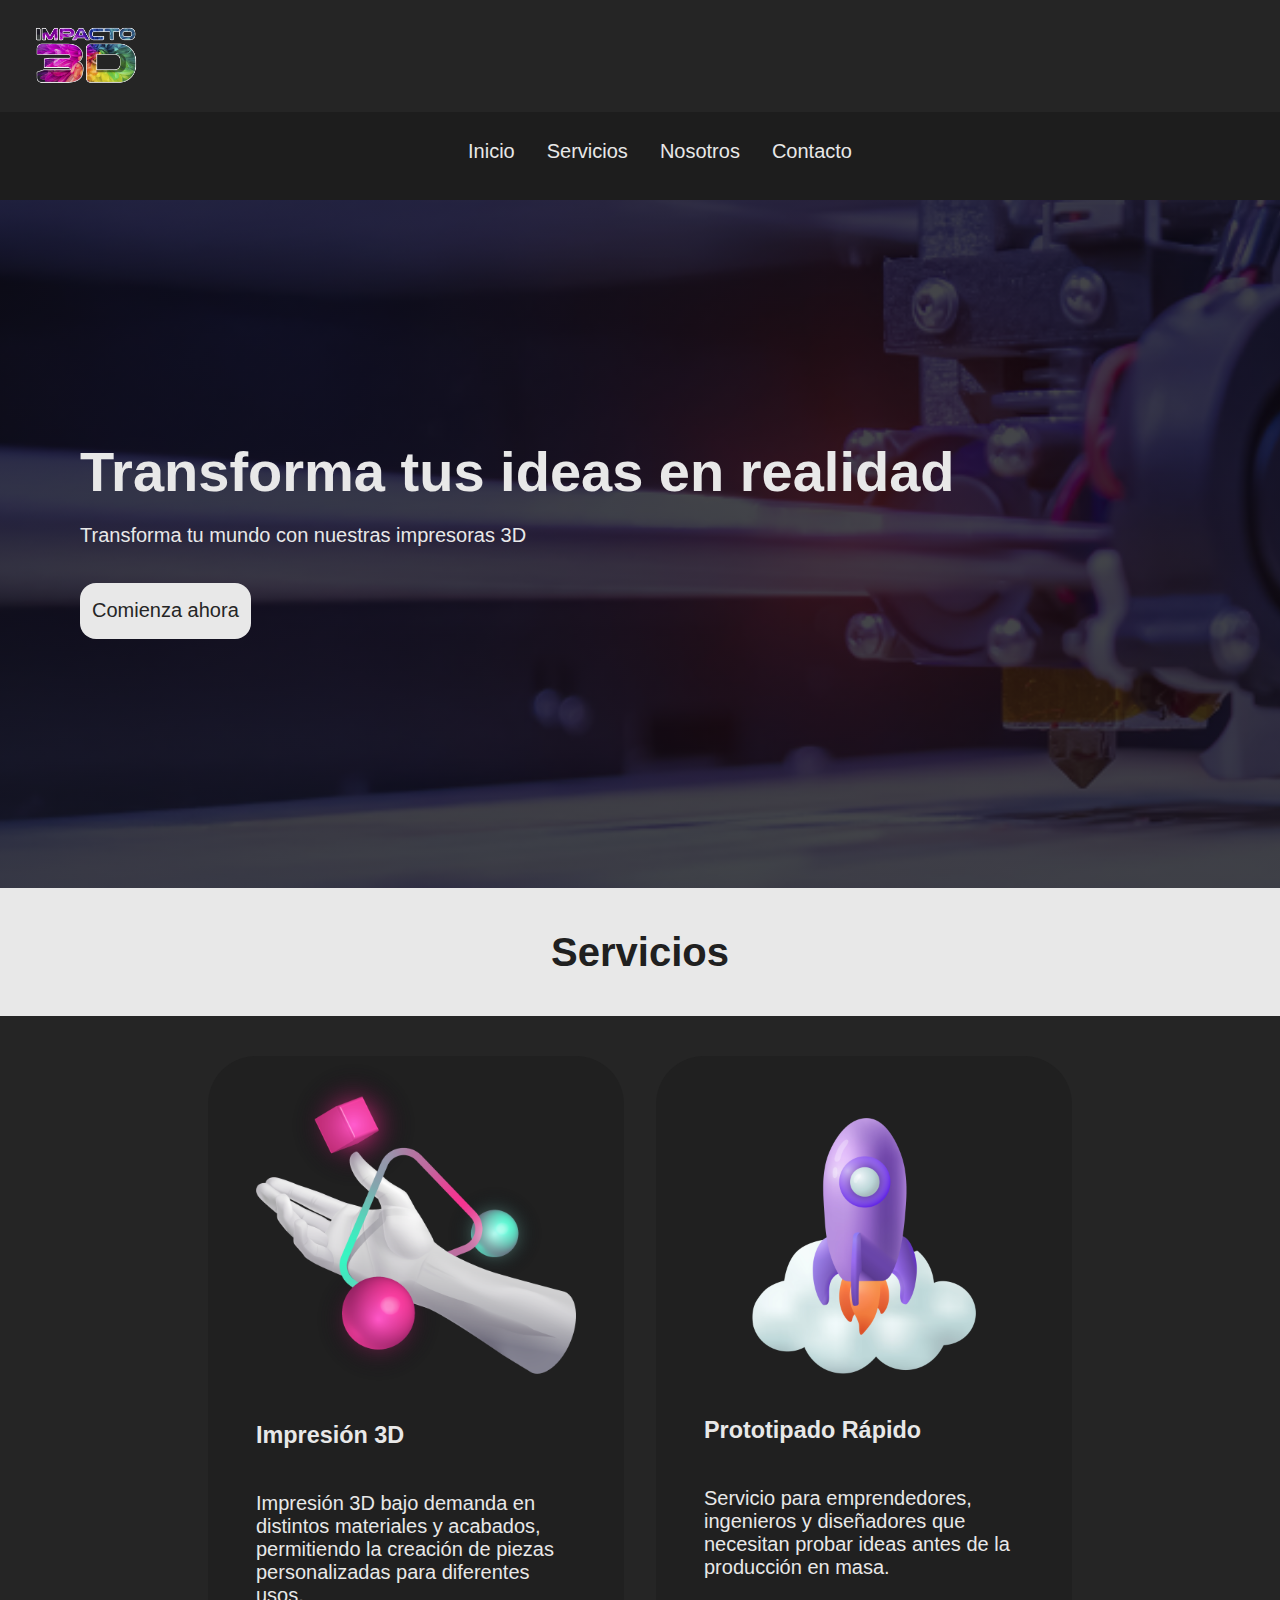
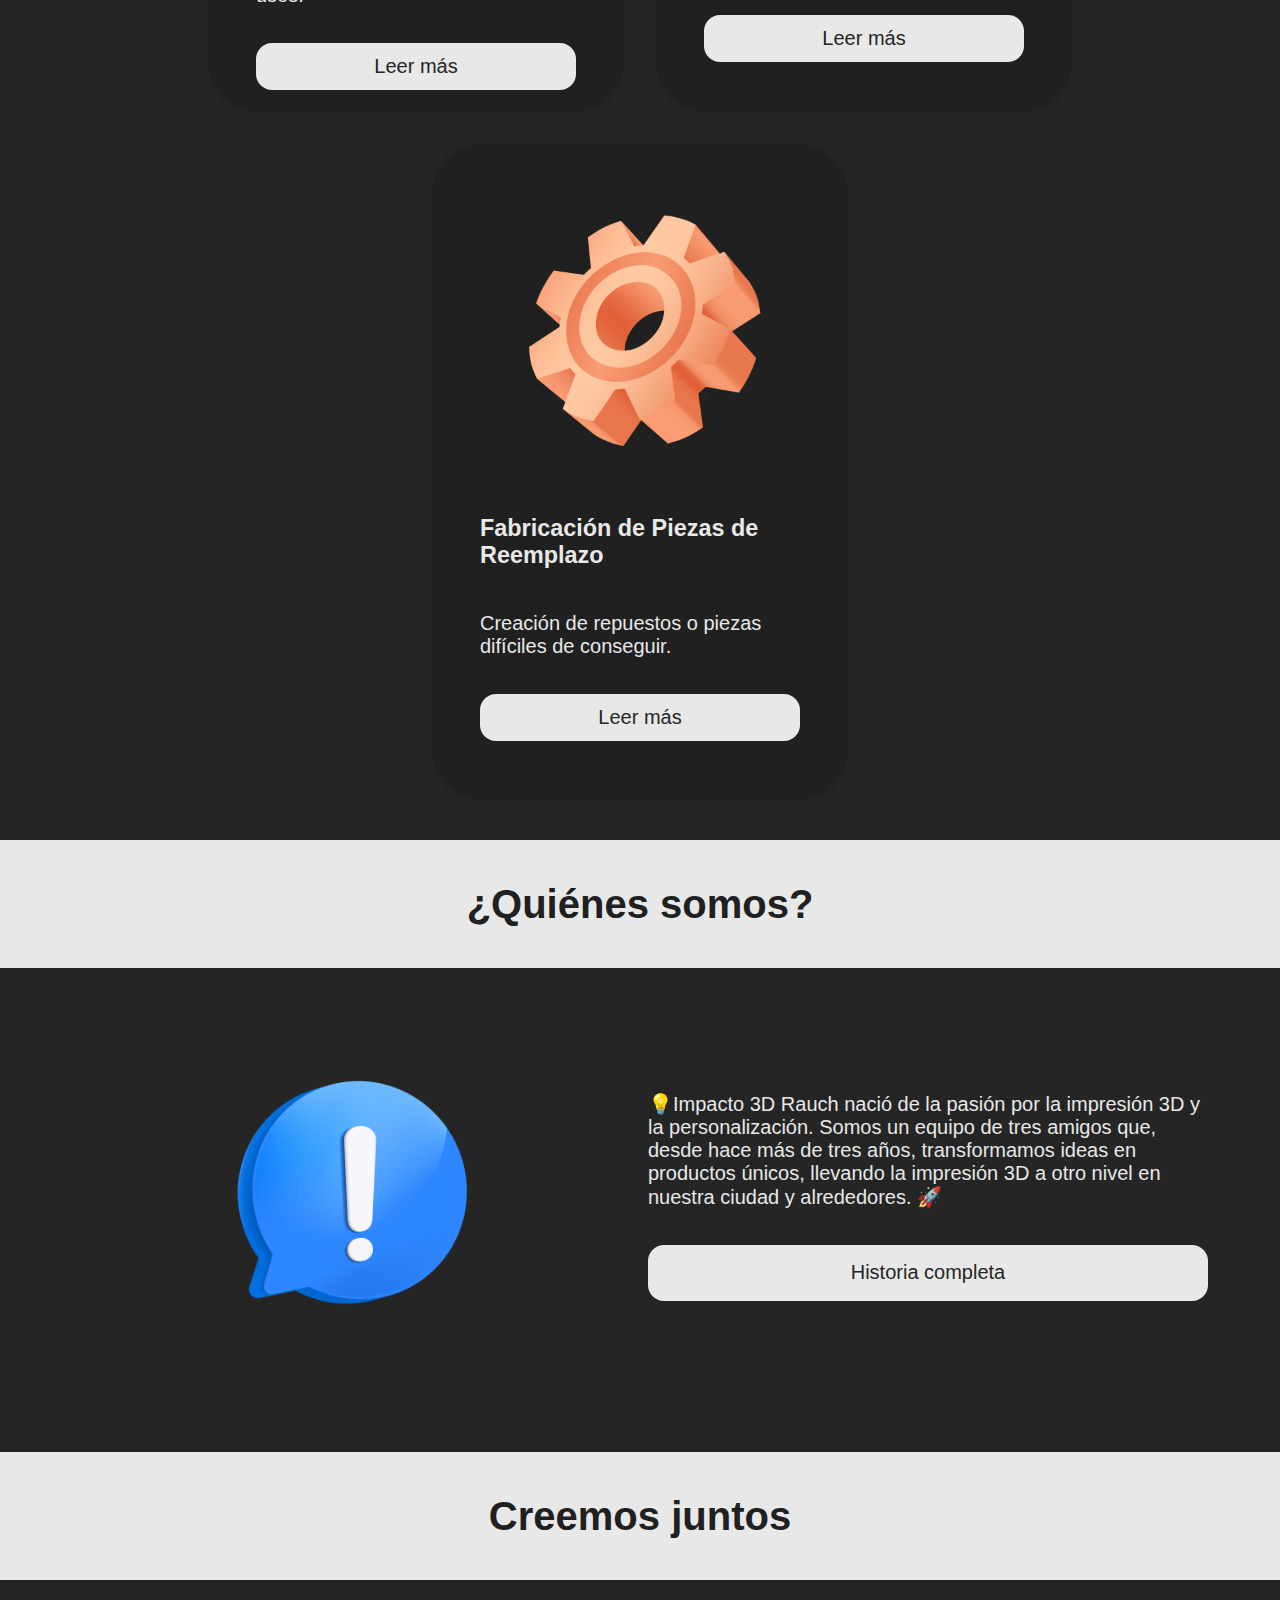
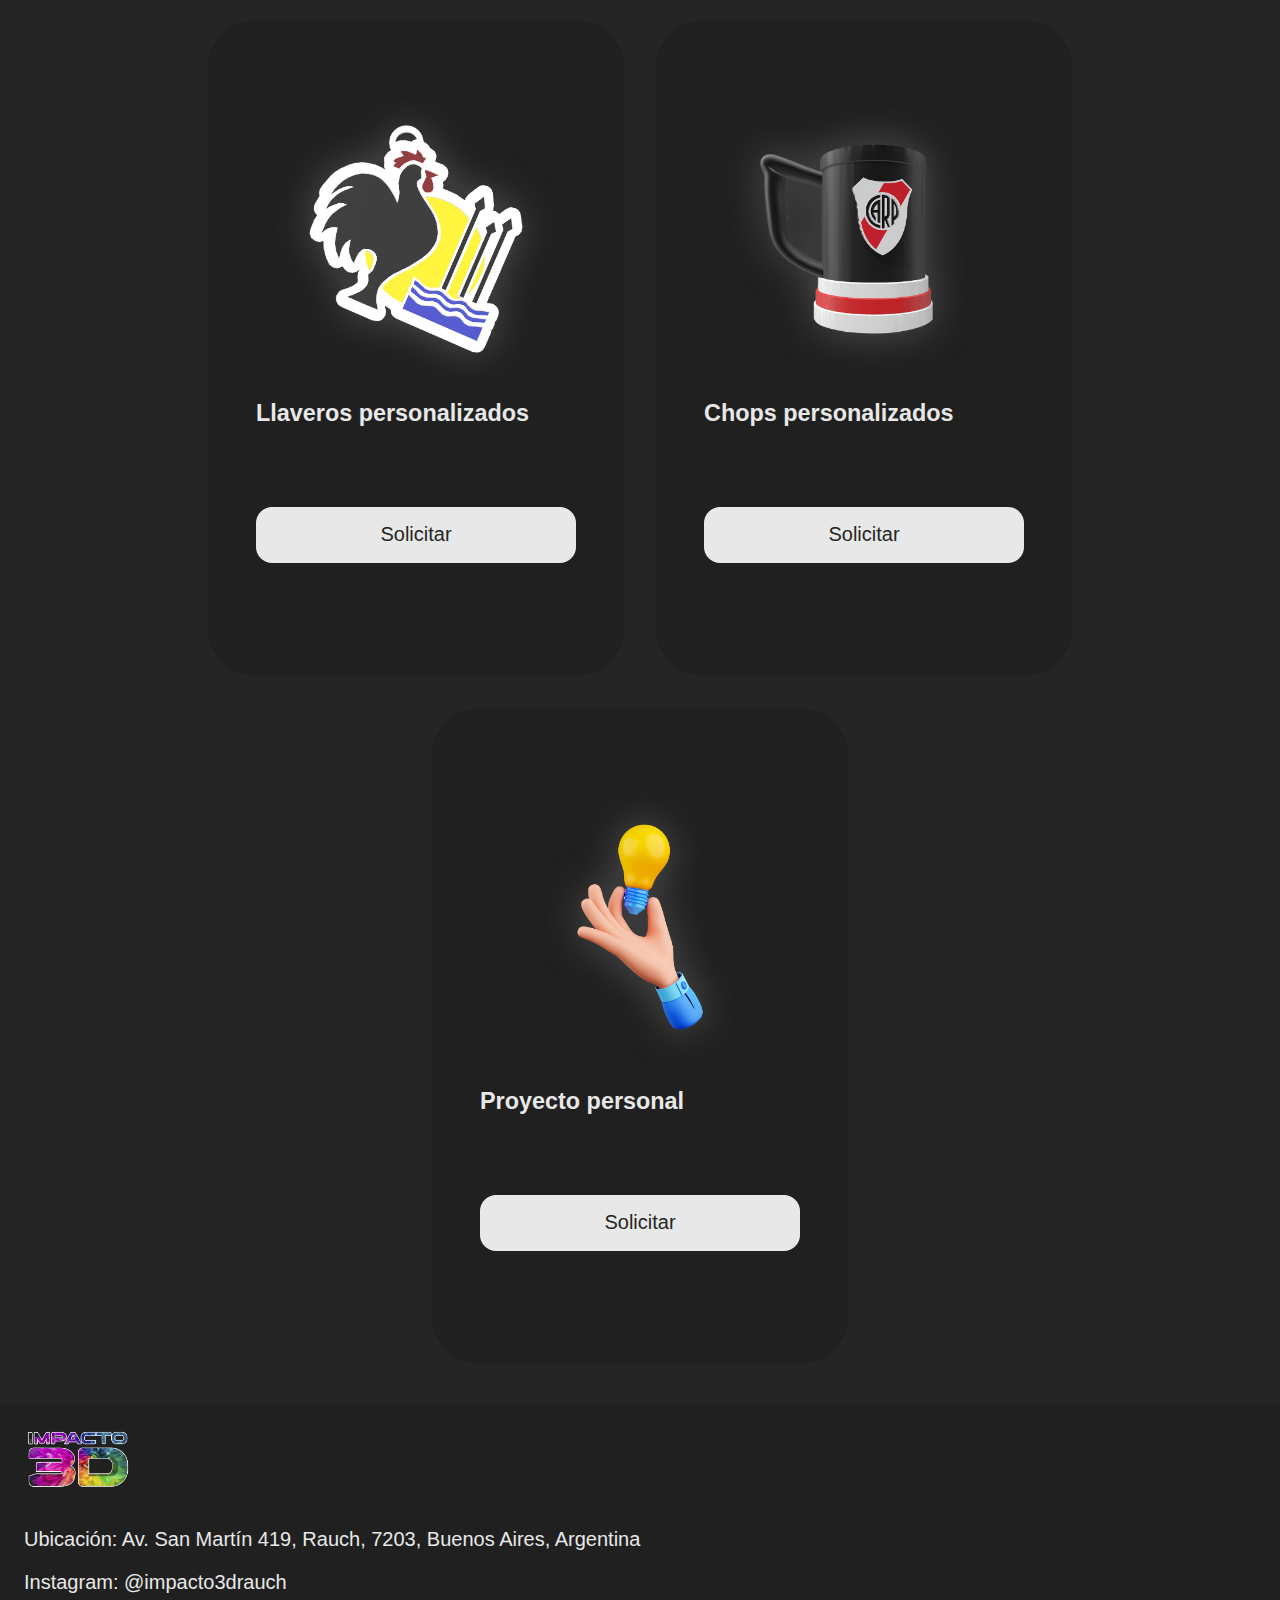
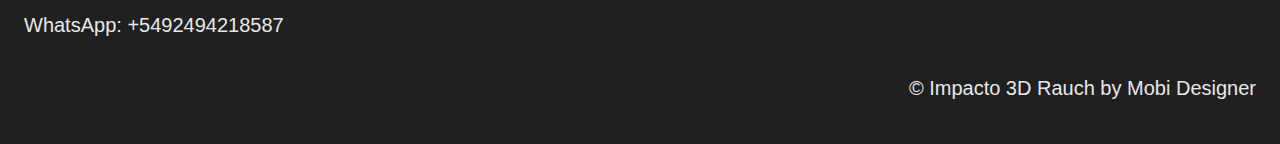
<file: index.html>
<!DOCTYPE html>
<html lang="es">
<head>
    <meta charset="UTF-8">
    <meta name="viewport" content="width=device-width, initial-scale=1.0">
    <title>Impacto 3D - Inicio</title>
    <link rel="stylesheet" href="css/style.css">
    <script type="module" src="js/script.js"></script>
    <link rel="icon" type="image/x-icon" href="img/favicon.ico">
    <meta name="description" content="Descubre IMPACTO 3D, tu fuente confiable para servicios de impresión 3D de alta calidad. Transformamos tus ideas en realidad con precisión y rapidez. ¡Contáctanos hoy!">
    <meta name="viewport" content="width=device-width, initial-scale=1, maximum-scale=1, user-scalable=no">

</head>
<body>
    <header>
        <a id="logo" href="index.html"><img src="img/logo.png" alt="logo"></a>
        <div id="boton-menu">
            <img src="img/menu.png" alt="menu">
        </div>
    </header>
    <nav id="menu">
        <ul class="menu">
            <li><a id="inicio" href="index.html">Inicio</a></li>
            <li><a id="servicios" href="#contenedor-servicios">Servicios</a></li>
            <li><a id="nosotros" href="historia.html">Nosotros</a></li>
            <li><a id="contacto" href="contacto.html">Contacto</a></li>
        </ul>
    </nav>

    <main id="main">
        <div id="banner" class="banner-inicio">
                <h1>Transforma tus ideas en realidad</h1>
                <p>Transforma tu mundo con nuestras impresoras 3D</p>
                <a class="btn" href="#contenedor-servicios">Comienza ahora</a>
        </div>

        <section id="contenedor-servicios">
            <h2>Servicios</h2>
            <div class="tarjeta">
                <div>
                    <img src="img/3d@350x.png" alt="impresiones3d">
                    <h3>Impresión 3D</h3>
                    <p>Impresión 3D bajo demanda en distintos materiales y acabados, permitiendo la creación de piezas personalizadas para diferentes usos.</p>
                    <a class="btn" href="servicios/impresion.html">Leer más</a>
                </div>
                <div>
                    <img src="img/velocidad.png" alt="velocidad">
                    <h3>Prototipado Rápido</h3>
                    <p>Servicio para emprendedores, ingenieros y diseñadores que necesitan probar ideas antes de la producción en masa.</p>
                    <a class="btn" href="servicios/prototipado.html">Leer más</a>
                </div>
                <div>
                    <img src="img/piezasdereemplazo.png" alt="pieza">
                    <h3>Fabricación de Piezas de Reemplazo</h3>
                    <p>Creación de repuestos o piezas difíciles de conseguir.</p>
                    <a class="btn" href="servicios/fabricacion.html">Leer más</a>
                </div>
            </div>
        </section>

        <section id="contenedor-nosotros">
            <h2>¿Quiénes somos?</h2>
            <div class="divs-genericos">
                <div class="hijo1"><img src="img/who.png" alt="nosotros"></div>
                <div class="grupo">
                    <p>💡Impacto 3D Rauch nació de la pasión por la impresión 3D y la personalización. Somos un equipo de tres amigos que, desde hace más de tres años, 
                        transformamos ideas en productos únicos, llevando la impresión 3D a otro nivel en nuestra ciudad y alrededores. 🚀
                    </p>
                    <a class="btn" href="historia.html">Historia completa</a>
                </di class="grupo"v>
                
            </div>
        </section>

        <section id="contenedor-creemos-juntos">
            <h2>Creemos juntos</h2>
            <div class="tarjeta">
                <div>
                    <img src="img/creemosjuntos/llaveros.png" alt="llavero">
                    <h3>Llaveros personalizados</h3>
                    <p></p>
                    <a class="btn" href="https://api.whatsapp.com/send?phone=+5492494218587&text=Hola%20Impacto%203D!%20%F0%9F%91%8B%20Vengo%20desde%20su%20web%20y%20me%20interesar%C3%ADa%20el%20servicio%20de%20%22llaveros%20personalizados%22.%20%F0%9F%94%A5%0A%F0%9F%9B%92%20Cantidad:%20[Especificar]%0A%F0%9F%93%85%20Fecha%20l%C3%ADmite:%20[Especificar]%0A%C2%A1Espero%20su%20respuesta!%20%F0%9F%9A%80
                    ">Solicitar</a>
                </div>
                <div>
                    <img src="img/creemosjuntos/CHOPS.png" alt="chop">
                    <h3>Chops personalizados</h3>
                    <p></p>
                    <a class="btn" href="https://api.whatsapp.com/send?phone=+5492494218587&text=Hola%20Impacto%203D!%20%F0%9F%91%8B%20Vengo%20desde%20su%20web%20y%20me%20interesar%C3%ADa%20el%20servicio%20de%20%22chops%20personalizados%22.%20%F0%9F%8D%BA%E2%9C%A8%0A%F0%9F%9B%92%20Cantidad:%20[Especificar]%0A%F0%9F%93%85%20Fecha%20l%C3%ADmite:%20[Especificar]%0A%C2%A1Quedo%20atento/a!%20%F0%9F%A4%A9
                    ">Solicitar</a>
                </div>
                <div>
                    <img src="img/creemosjuntos/project.png" alt="project">
                    <h3>Proyecto personal</h3>
                    <p></p>
                    <a class="btn" href="https://api.whatsapp.com/send?phone=+5492494218587&text=Hola%20Impacto%203D!%20%F0%9F%91%8B%20Vengo%20desde%20su%20web%20y%20me%20interesar%C3%ADa%20el%20servicio%20de%20%22proyecto%20personal%22.%20%F0%9F%9B%A0%EF%B8%8F%F0%9F%92%A1%0A%F0%9F%93%85%20Fecha%20l%C3%ADmite:%20[Especificar]%0A%C2%A1Me%20encantar%C3%ADa%20saber%20m%C3%A1s%20sobre%20c%C3%B3mo%20hacerlo%20realidad!%20%F0%9F%9A%80%F0%9F%8E%AD

                    ">Solicitar</a>
                </div>
            </div>
        </section>
    </main>

    <footer>
        <a class="logofooter" href="index.html"><img src="img/logo.png" alt="logo"></a>
        <div>
            <p>Ubicación: <a href="https://www.google.com/maps/dir//-36.7763672,-59.0908624/">Av. San Martín 419, Rauch, 7203, Buenos Aires, Argentina</a></p>
            <p>Instagram: <a href="https://www.instagram.com/impacto3drauch">@impacto3drauch</a></p>
            <p>WhatsApp: <a href="https://wa.me/+5492494218587">+5492494218587</a></p>
        </div>
        <div id="copy"><p>© Impacto 3D Rauch by <a href="https://www.linkedin.com/in/ayrtonmobilio">Mobi Designer</a></p></div>
    </footer>
</body>
</html>
</file>
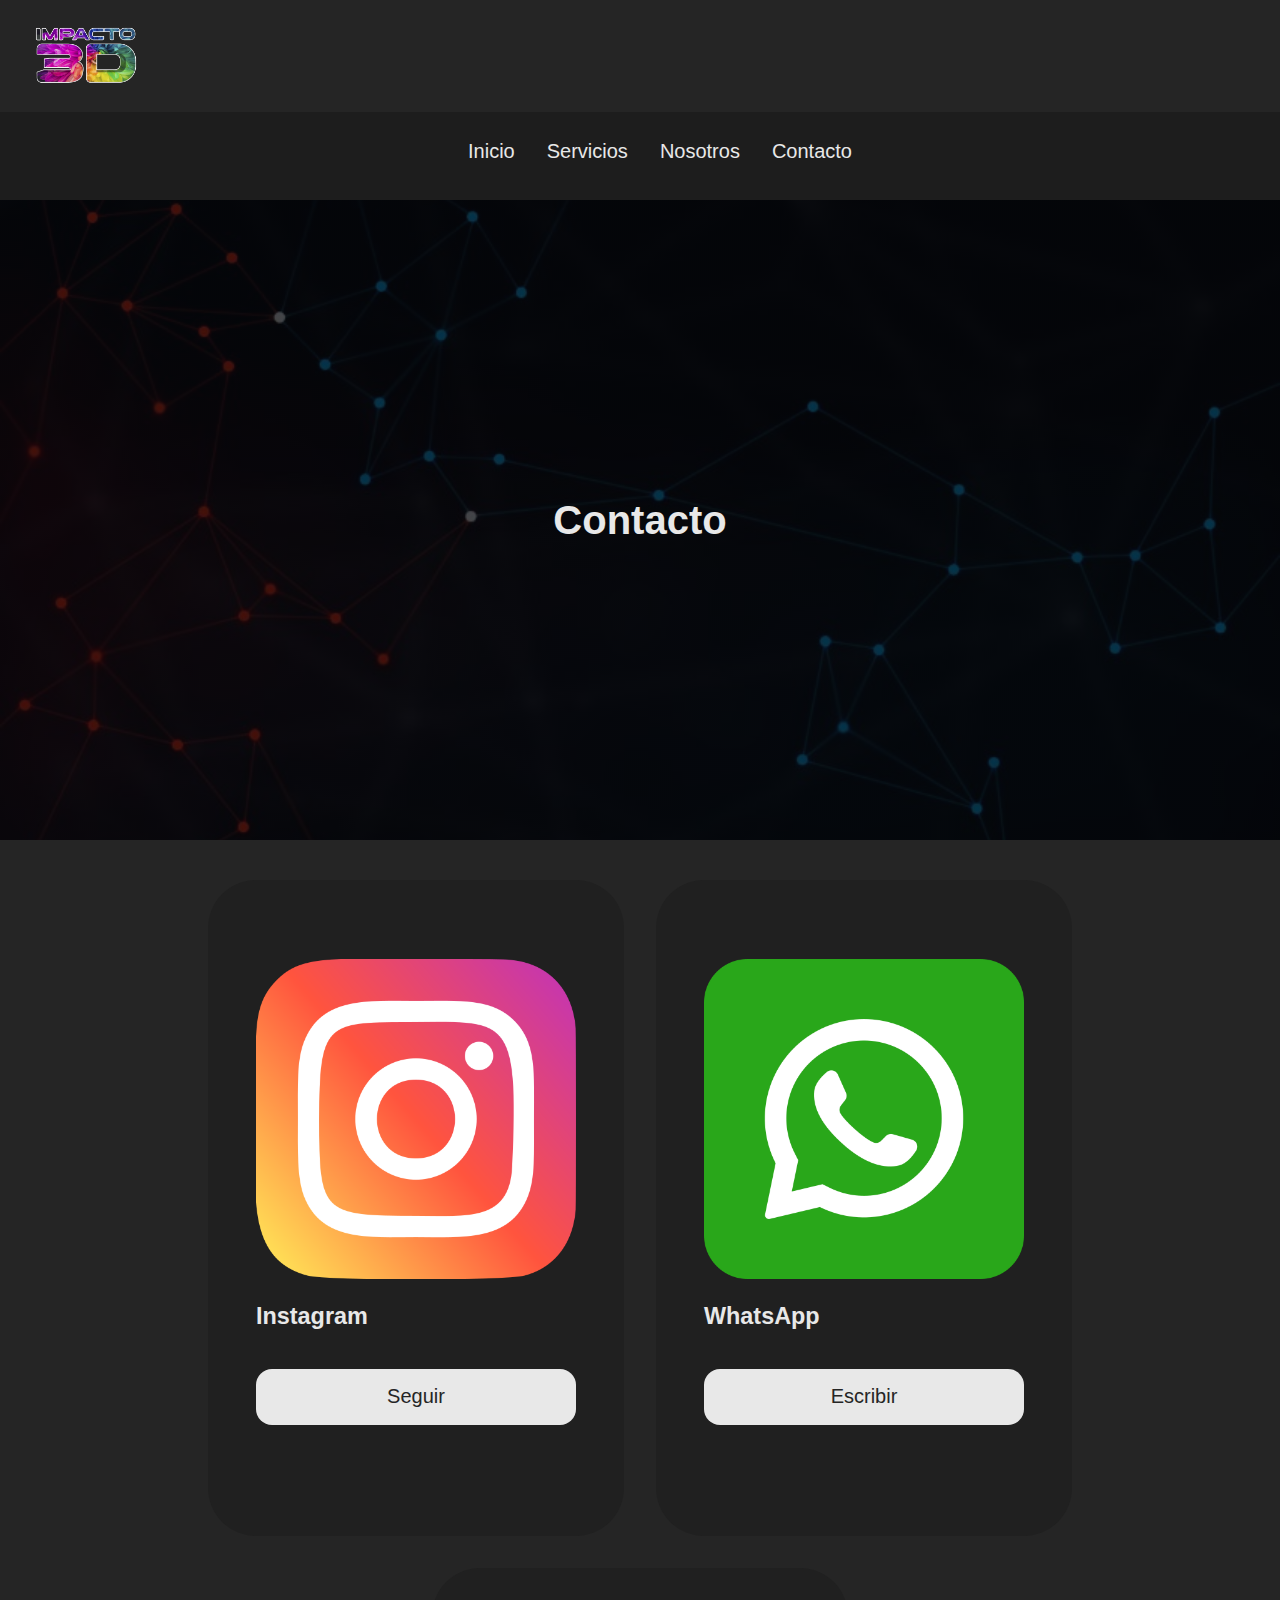
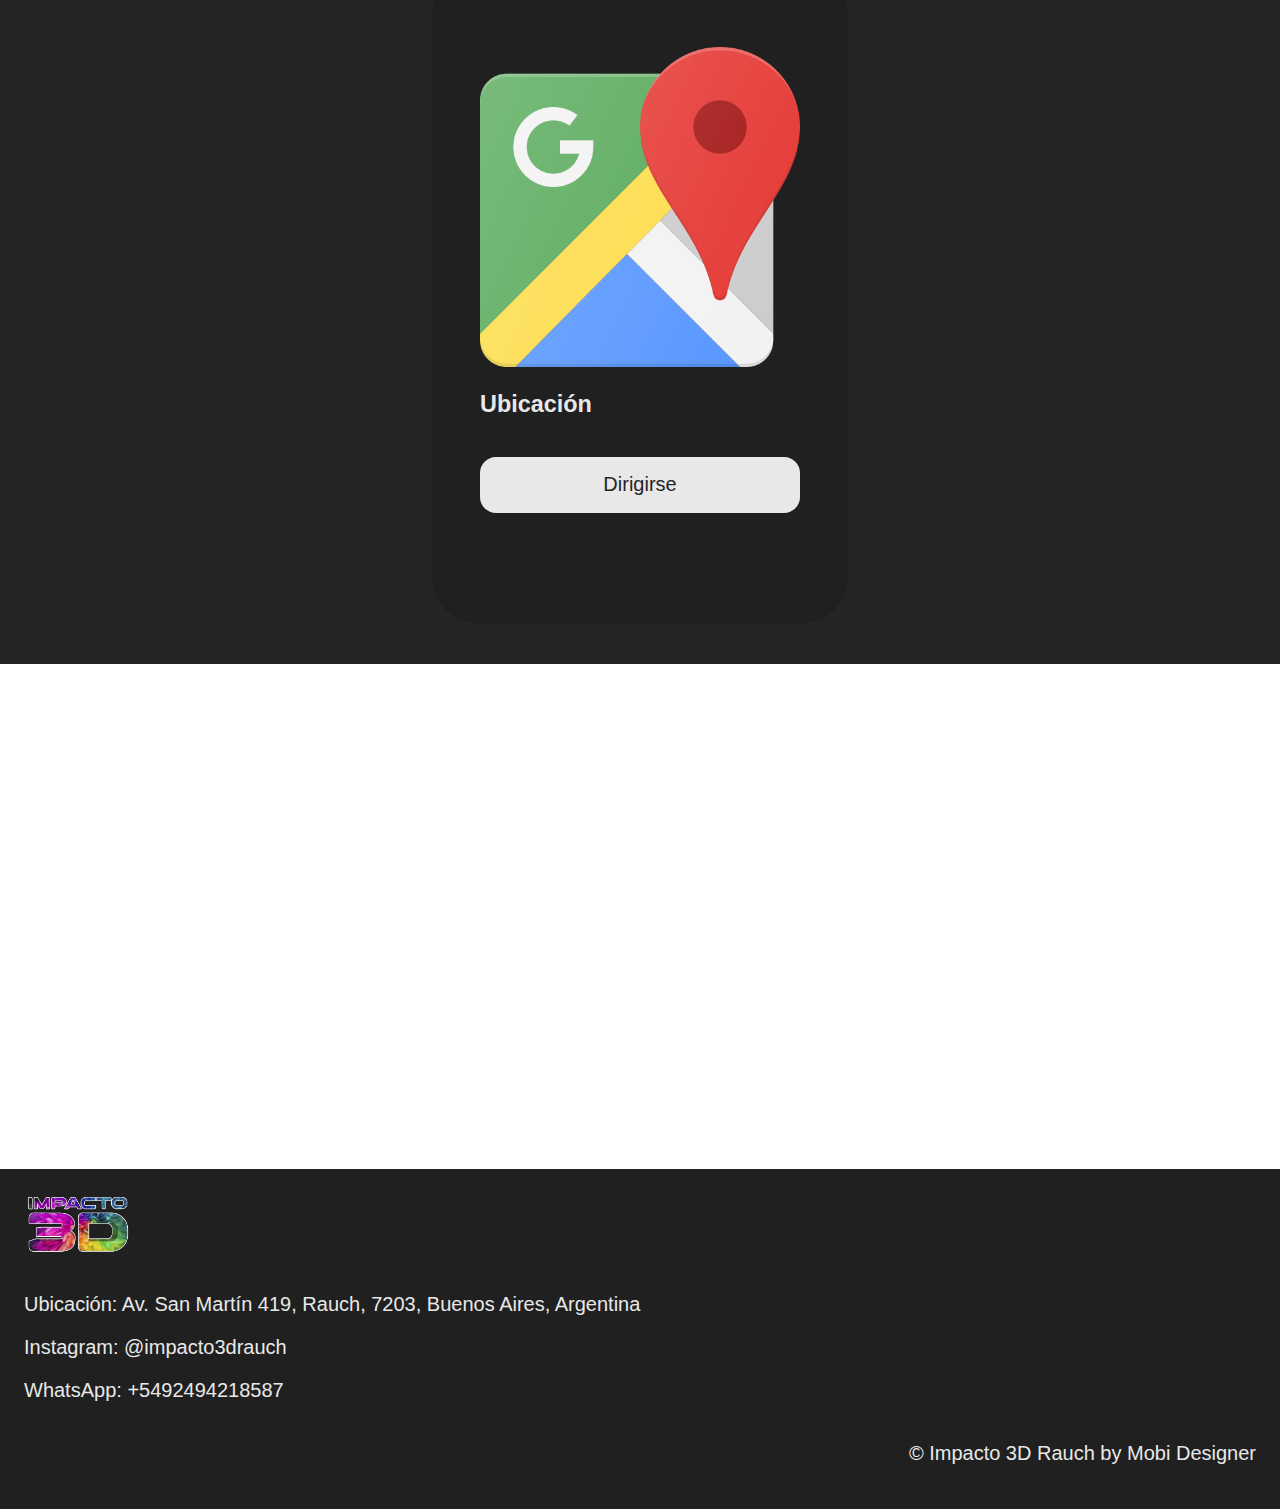
<file: contacto.html>
<!DOCTYPE html>
<html lang="en">
<head>
    <meta charset="UTF-8">
    <meta name="viewport" content="width=device-width, initial-scale=1.0">
    <title>Impacto 3D - Contacto</title>
    <link rel="stylesheet" href="css/style.css">
    <script type="module" src="js/script.js"></script>
    <link rel="icon" type="image/x-icon" href="img/favicon.ico">
    <meta name="description" content="Descubre IMPACTO 3D, tu fuente confiable para servicios de impresión 3D de alta calidad. Transformamos tus ideas en realidad con precisión y rapidez. ¡Contáctanos hoy!">
    <meta name="viewport" content="width=device-width, initial-scale=1, maximum-scale=1, user-scalable=no">
</head>
<body>
    <header>
        <a id="logo" href="index.html"><img src="img/logo.png" alt="logo"></a>
        <div id="boton-menu">
            <img src="img/menu.png" alt="menu">
        </div>
    </header>
    <nav id="menu">
        <ul class="menu">
            <li><a id="inicio" href="index.html">Inicio</a></li>
            <li><a id="servicios" href="index.html#contenedor-servicios">Servicios</a></li>
            <li><a id="nosotros" href="historia.html">Nosotros</a></li>
            <li><a id="contacto" href="contacto.html">Contacto</a></li>
        </ul>
    </nav>
    
    <main>
        <div id="banner-solo-titulo" class="banner-contacto">
            <h1>Contacto</h1>
        </div>
        <section>
            <div class="tarjeta">
                <div>
                    <img src="img/contacto/ig.png" alt="ig">
                    <h3>Instagram</h3>
                    <a class="btn"href="https://www.instagram.com/impacto3drauch">Seguir</a>
                </div>
                <div>
                    <img src="img/contacto/wsp.png" alt="wsp">
                    <h3>WhatsApp</h3>
                    <a class="btn" href="https://wa.me/+5492494218587">Escribir</a>
                </div>
                <div>
                    <img src="img/contacto/gm.png" alt="maps">
                    <h3>Ubicación</h3>
                    <a class="btn" href="https://www.google.com/maps/dir//-36.7763672,-59.0908624/">Dirigirse</a>
                </div>
            </div>
        </section>
        <div>
            <iframe src="https://www.google.com/maps/embed?pb=!1m18!1m12!1m3!1d3195.756726791581!2d-59.0909177!3d-36.776403099999996!2m3!1f0!2f0!3f0!3m2!1i1024!2i768!4f13.1!3m3!1m2!1s0x959727685b62ab25%3A0x3fd5c4eb76067941!2sAv.%20San%20Mart%C3%ADn%20419%2C%20B7203%20Rauch%2C%20Provincia%20de%20Buenos%20Aires!5e0!3m2!1ses-419!2sar!4v1741374286282!5m2!1ses-419!2sar" width="100%" height="500rem" style="border:0;" allowfullscreen="" loading="lazy" referrerpolicy="no-referrer-when-downgrade"></iframe>
        </div>
    </main>

    <footer>
        <a class="logofooter" href="index.html"><img src="img/logo.png" alt="logo"></a>
        <div>
            <p>Ubicación: <a href="https://www.google.com/maps/dir//-36.7763672,-59.0908624/">Av. San Martín 419, Rauch, 7203, Buenos Aires, Argentina</a></p>
            <p>Instagram: <a href="https://www.instagram.com/impacto3drauch">@impacto3drauch</a></p>
            <p>WhatsApp: <a href="https://wa.me/+5492494218587">+5492494218587</a></p>
        </div>
        <div id="copy"><p>© Impacto 3D Rauch by <a href="https://www.linkedin.com/in/ayrtonmobilio">Mobi Designer</a></p></div>
    </footer>
</body>
</html>
</file>
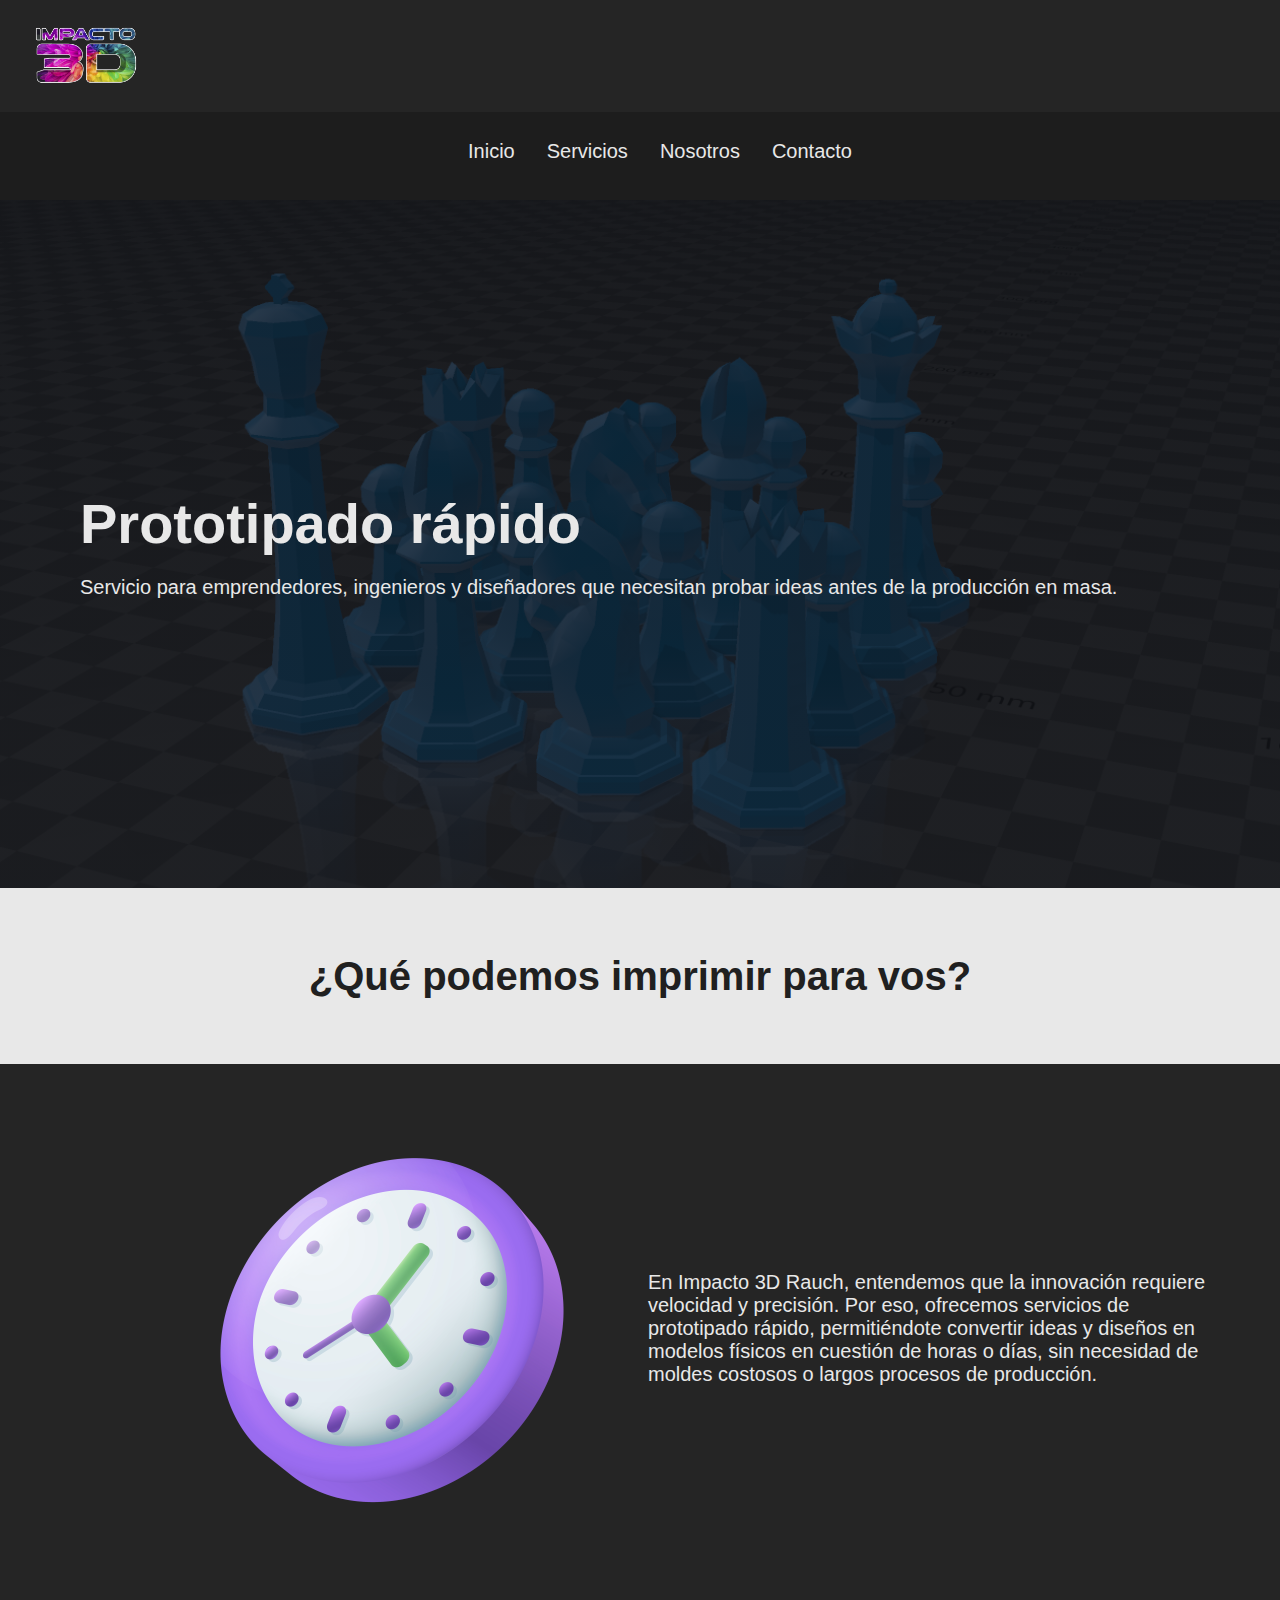
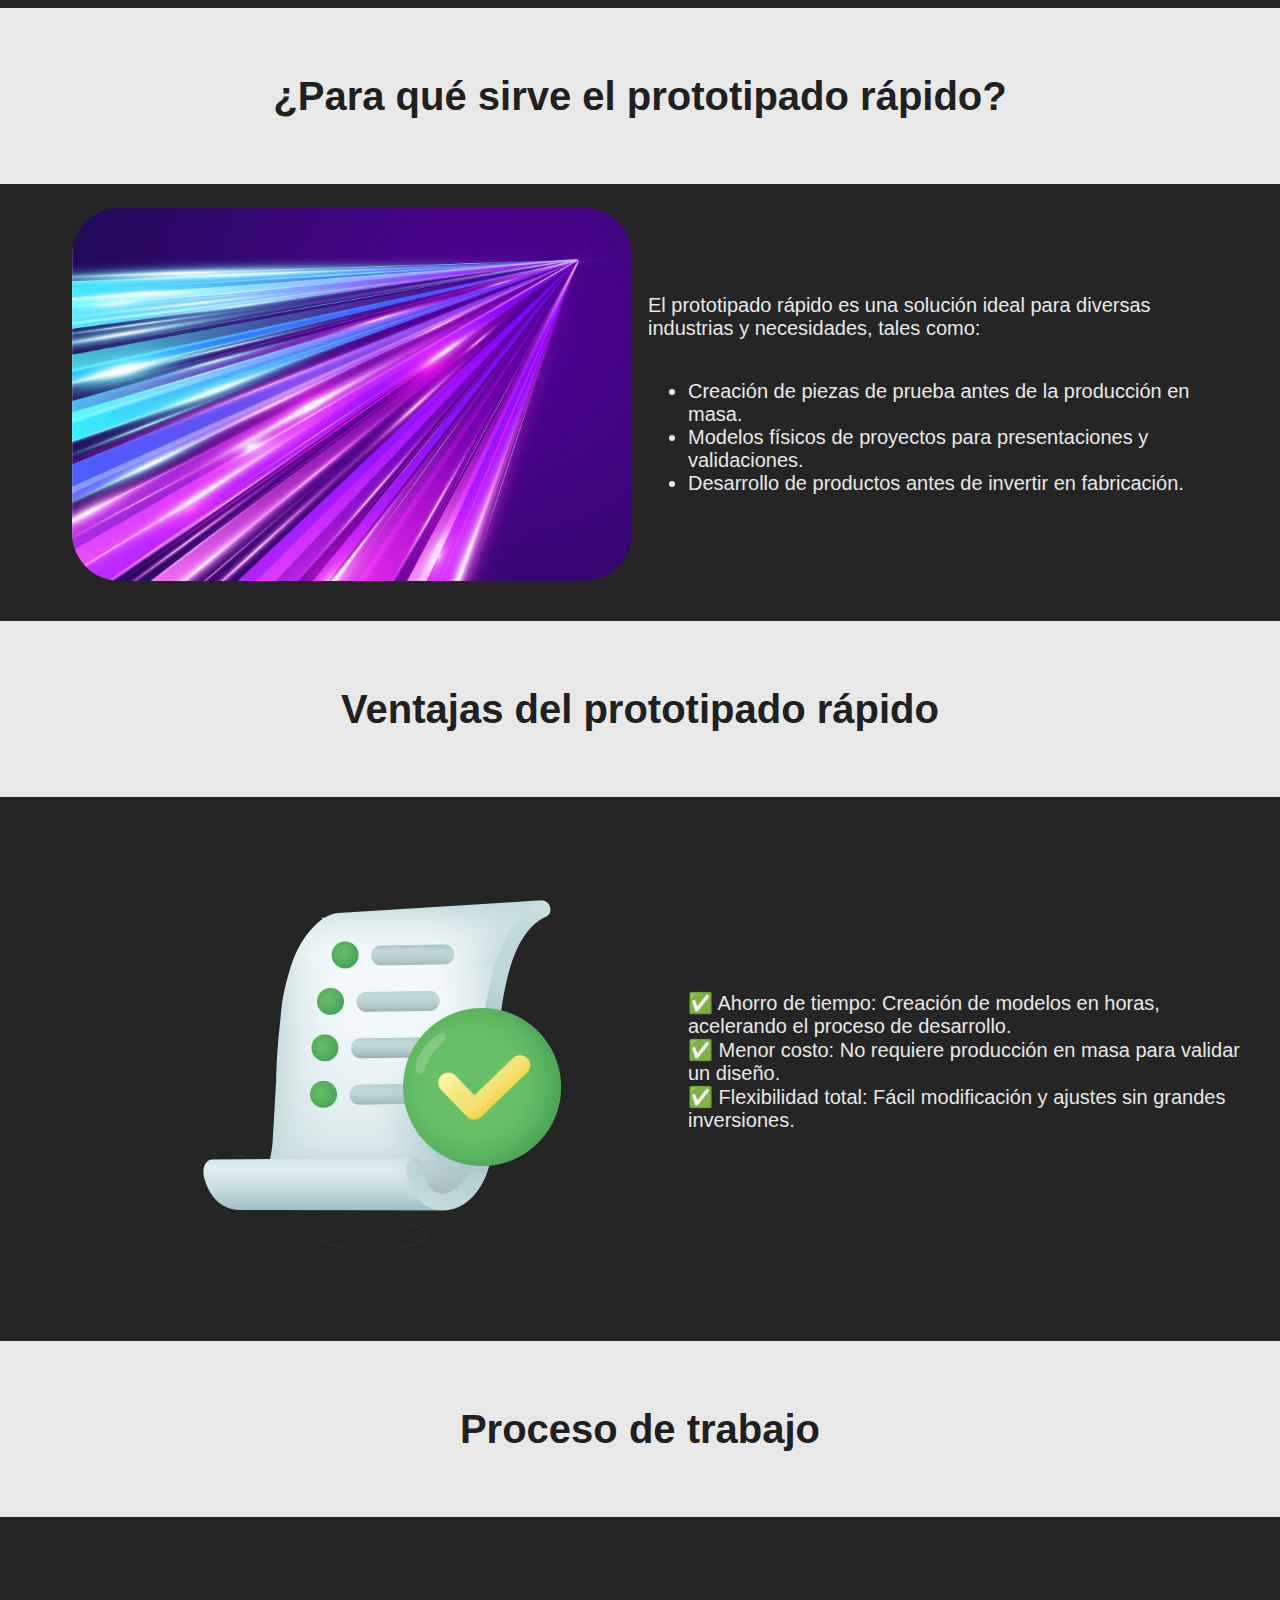
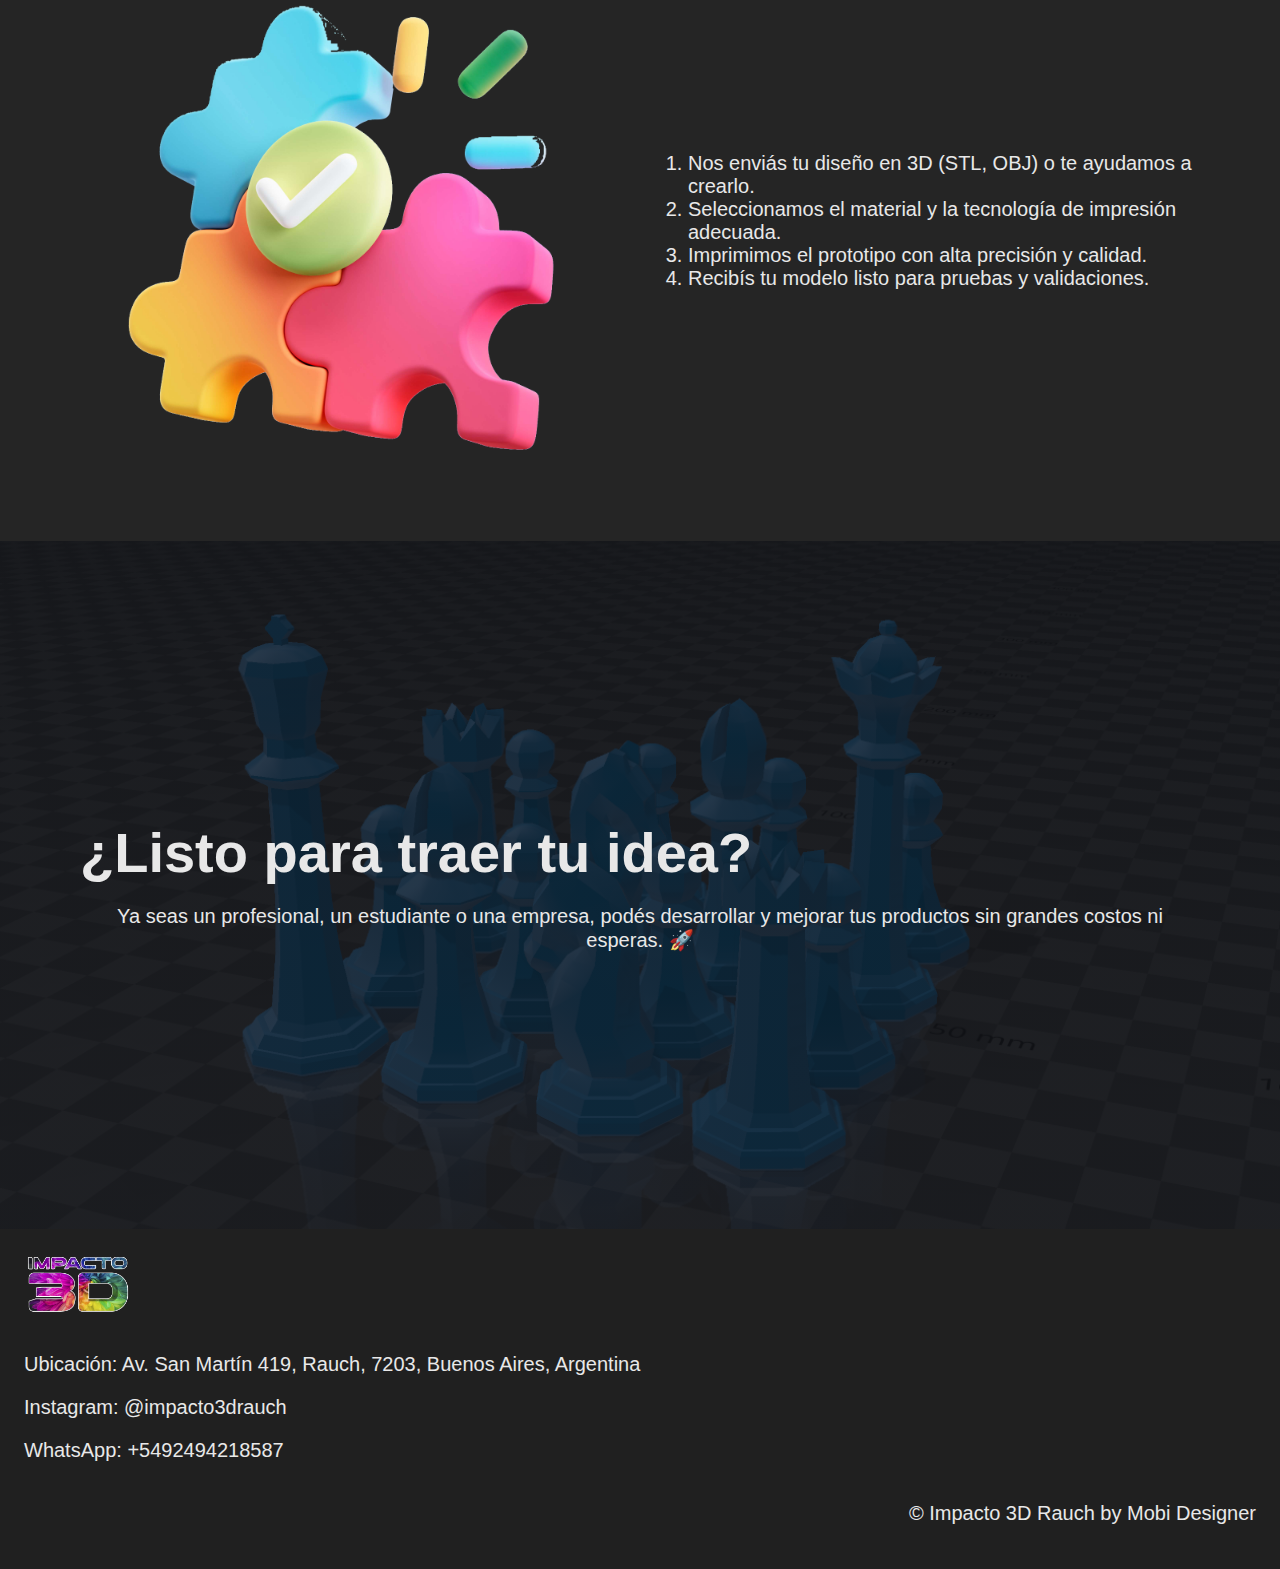
<file: servicios/prototipado.html>
<!DOCTYPE html>
<html lang="es">
<head>
    <meta charset="UTF-8">
    <meta name="viewport" content="width=device-width, initial-scale=1.0">
    <title>Impacto 3D - Prototipado</title>
    <link rel="stylesheet" href="../css/style.css">
    <script type="module" src="../js/script.js"></script>
    <link rel="icon" type="image/x-icon" href="../img/favicon.ico">
    <meta name="description" content="Descubre IMPACTO 3D, tu fuente confiable para servicios de impresión 3D de alta calidad. Transformamos tus ideas en realidad con precisión y rapidez. ¡Contáctanos hoy!">
    <meta name="viewport" content="width=device-width, initial-scale=1, maximum-scale=1, user-scalable=no">
</head>
<body>
    <header>
        <a id="logo" href="../index.html"><img src="../img/logo.png" alt="logo"></a>
        <div id="boton-menu">
            <img src="../img/menu.png" alt="menu">
        </div>
    </header>
    <nav id="menu">
        <ul class="menu">
            <li><a id="inicio" href="../index.html">Inicio</a></li>
            <li><a id="servicios" href="../index.html#contenedor-servicios">Servicios</a></li>
            <li><a id="nosotros" href="../historia.html">Nosotros</a></li>
            <li><a id="contacto" href="../contacto.html">Contacto</a></li>
        </ul>
    </nav>

    <main>
        <div id="banner" class="banner-prototipado">
            <h1>Prototipado rápido</h1>
            <p>Servicio para emprendedores, ingenieros y diseñadores que necesitan probar ideas antes de la producción en masa.</p>
        </div>

        <section class="prototipado-rapido">
            <h2>¿Qué podemos imprimir para vos?</h2>
            <div class="prototipado">
                <div class="hijo1"><img src="../img/servicios/prototipado/a.png" alt="queimprimir"></div>
                <p class="grupo">En Impacto 3D Rauch, entendemos que la innovación requiere velocidad y precisión. Por eso, ofrecemos servicios de prototipado rápido, permitiéndote convertir ideas y diseños en modelos físicos en cuestión de horas o días, sin necesidad de moldes costosos o largos procesos de producción.</p>
            </div>
            <h2>¿Para qué sirve el prototipado rápido?</h2>
            <div class="prototipado">
                <div class="hijo1"><img src="../img/servicios/prototipado/5473005.jpg" alt="sirve"></div>
                <div class="grupo">
                    <p>El prototipado rápido es una solución ideal para diversas industrias y necesidades, tales como:</p>
                    <ul>
                        <li>Creación de piezas de prueba antes de la producción en masa.</li>
                        <li>Modelos físicos de proyectos para presentaciones y validaciones.</li>
                        <li>Desarrollo de productos antes de invertir en fabricación.</li>
                    </ul>
                </div>
            </div>
            <h2>Ventajas del prototipado rápido</h2>
            <div class="prototipado">
                <div class="hijo1"><img src="../img/servicios/prototipado/c.png" alt="ventajas"></div>
                <ul class="li-sin-estilo grupo">
                    <li>✅ Ahorro de tiempo: Creación de modelos en horas, acelerando el proceso de desarrollo.</li>
                    <li>✅ Menor costo: No requiere producción en masa para validar un diseño.</li>
                    <li>✅ Flexibilidad total: Fácil modificación y ajustes sin grandes inversiones.</li>
                    <li></li>
                </ul>
            </div>
            <h2>Proceso de trabajo</h2>
            <div class="prototipado">
                <div class="hijo1"><img src="../img/servicios/prototipado/d.png" alt="proceso"></div>
                <ol class="grupo">
                    <li>Nos enviás tu diseño en 3D (STL, OBJ) o te ayudamos a crearlo.</li>
                    <li>Seleccionamos el material y la tecnología de impresión adecuada.</li>
                    <li>Imprimimos el prototipo con alta precisión y calidad.</li>
                    <li>Recibís tu modelo listo para pruebas y validaciones.</li>
                </ol> 
            </div>
        </section>
        <div id="banner" class="banner-prototipado">
            <h1>¿Listo para traer tu idea?</h1>
            <p>Ya seas un profesional, un estudiante o una empresa, podés desarrollar y mejorar tus productos sin grandes costos ni esperas. 🚀</p>
        </div>
    </main>
    <footer>
        <a class="logofooter" href="../index.html"><img src="../img/logo.png" alt="logo"></a>
        <div>
            <p>Ubicación: <a href="https://www.google.com/maps/dir//-36.7763672,-59.0908624/">Av. San Martín 419, Rauch, 7203, Buenos Aires, Argentina</a></p>
            <p>Instagram: <a href="https://www.instagram.com/impacto3drauch">@impacto3drauch</a></p>
            <p>WhatsApp: <a href="https://wa.me/+5492494218587">+5492494218587</a></p>
        </div>
        <div id="copy"><p>© Impacto 3D Rauch by <a href="https://www.linkedin.com/in/ayrtonmobilio">Mobi Designer</a></p></div>
    </footer>
</body>
</html>
</file>
<file: css/style.css>
/* ESTE ESTILO SIRVE PARA TESTEAR SI NO HAY NADA QUE SOBRESALGA
* {
    outline: 1px solid red;
}

*/

body{
    padding: 0;
    margin: 0;
    font-family: 'Segoe UI', Tahoma, Geneva, Verdana, sans-serif;
    font-size: 1.25rem;
    max-width: 100%;
    width: 100%;
    overflow-x: hidden;
}

header{
    display: flex;
    justify-content: space-between;
    align-items: center;
    top:0;
    background-color: rgb(37,37,37);
}

#logo{
    display: flex;
    height: 5rem;
    padding: 1rem 0 1rem 1rem;
    align-items: center;
}

#logo>img{
    padding: 1rem;
    height: 4rem;
}

#boton-menu{
    display: flex;
    height: 2.5rem;
    margin-right: 2rem;
    cursor: pointer;
}



#menu{
    display: none;
    justify-content: space-between;
    align-items: center;
    background-color: rgb(37,37,37);
    color:rgb(232,232,232) ;
    padding: 0.5rem 0 0.5rem 0;
}
#menu.show{
    display: flex;
}

#menu>ul>li{
    display: flex;
}

#menu>ul>li>a{
    height: 2rem;
    color: rgb(232,232,232);
    text-decoration: none;
}

a{
    text-decoration: none;
}

.banner-inicio{
    background-image: linear-gradient(rgba(5, 7, 12,0.75), rgba(5, 7, 12,0.75)), url('../img/banner.png');
}

.banner-impresion{
    background-image: linear-gradient(rgba(5, 7, 12,0.75), rgba(5, 7, 12,0.75)), url(../img/impresion.webp);
}

.banner-prototipado{
    background-image: linear-gradient(rgba(5, 7, 12,0.75), rgba(5, 7, 12,0.75)), url(../img/servicios/prototipado/banner.png);
}

.banner-fabricacion{
    background-image: linear-gradient(rgba(5, 7, 12,0.75), rgba(5, 7, 12,0.75)), url(../img/servicios/fabricacion/banner.jpg);
}

.banner-historia{
    background-image: linear-gradient(rgba(5, 7, 12,0.75), rgba(5, 7, 12,0.75)), url(../img/historia.jpg);
}

.banner-contacto{
    background-image: linear-gradient(rgba(5, 7, 12,0.75), rgba(5, 7, 12,0.75)), url(../img/contacto.jpeg);
}

.historia{
    
    background-image: linear-gradient(rgba(5, 7, 12,0.75), rgba(5, 7, 12,0.75)), url(../img/historia2.jpg);
    background-size: cover;
    background-position: center;
    background-repeat: no-repeat;
}

#banner{
    background-size: cover;
    background-position: center;
    background-repeat: no-repeat;
    height: 100%;
    width: 100%;

    display: flex;
    flex-direction: column;
    align-items: center;
    justify-content: center;
    text-align: center;
    color: rgb(232,232,232);
    padding: 1rem 0 2rem 0;
    
}

#banner-solo-titulo{
    background-size: cover;
    background-position: center;
    background-repeat: no-repeat;
    display: flex;
    flex-direction: column;
    align-items: center;
    justify-content: center;
    text-align: center;
    color: rgb(232,232,232);
    height: 25rem;
}

#banner>h1{
    margin-bottom: 0;
    font-size: 3.5rem;
    padding: 0 5rem 0 5rem;
}

#banner>p{
    padding: 0 5rem 0 5rem;
}



.btn{
    display: flex;
    align-items: center;
    justify-content: center;
    height: 2rem;
    text-align: center;
    background-color: rgb(232,232,232);
    color: rgb(37,37,37);
    margin-top: 1rem;
    margin-bottom: 2rem;
    padding: 0.75rem;
    border-radius: 1rem;

}

#contenedor-servicios>h2, #contenedor-nosotros>h2, #contenedor-creemos-juntos>h2, .impresion3d>h2, .prototipado-rapido>h2, .fabricaciones>h2, .historia-completa>h2{
    margin: 0;
    display: flex;
    height: 8rem;
    align-items: center;
    justify-content: center;
    font-size: 2.5rem;
    background-color: rgb(232,232,232);
    color: rgb(32,32,32);
}

.impresion3d>h2, .prototipado-rapido>h2, .fabricaciones>h2, .historia-completa>h2{
    padding: 1.5rem;
}

.impresiones, .prototipado, .fabricacion, .historia{
    background-color: rgb(37,37,37);
    color:rgb(232,232,232);
    padding: 1.5rem;
}

.impresiones>div, .prototipado>div, .divs-genericos>div, .fabricacion>div, .historia>div{
    display: flex;
    flex-direction: column;
    border-radius: 3rem;
}

.impresiones>div>img, .prototipado>div>img, .divs-genericos>div>img, .fabricacion>div>img{
    border-radius: 3rem;
}

.impresiones>div>p, .impresiones>ul>li, .impresiones>div>ul>li, .prototipado>p, .prototipado>div>p, .fabricacion>p{
    list-style:none;
    font-size: 1.25rem;
}
.prototipado>ul>li, .prototipado>ol>li, .prototipado>div>ul>li, .prototipado>div>ol>li, .fabricacion>ul>li, .fabricacion>ol>li {
    font-size: 1.25rem;
}

.li-sin-estilo{
    list-style:none;
}



.divs-genericos{
    background-color: rgb(37,37,37);
    color:rgb(232,232,232);
    padding: 1.5rem;
}
.tarjeta{
    display: flex;
    flex-direction: column;
    background-color: rgb(37,37,37);
    color:rgb(232,232,232);
    padding: 1.5rem;
}

.tarjeta>div{
    background-color: rgb(32, 32, 32);
    display: flex;
    margin: 1rem;
    padding: 3rem;
    flex-direction: column;
    border: 1rem;
    border-color: black;
    border-radius: 3rem;
}

footer{
    display: flex;
    flex-direction: column;
    background-color: rgb(32, 32, 32);
    color:rgb(232,232,232);
    padding: 1.5rem;
}

footer>h4{
    font-size: 1.5rem;
}
.logofooter{
    display: flex;
    height: 5rem;
}
.logofooter>img{
    height: 4rem;
}


footer>div>p>a, footer>div>a{
    color: rgb(232,232,232);
    text-decoration: none;
}

#copy{
    display: flex;
    justify-content: end;
}


@media screen and (min-width: 768px) {
    /*
    #main{
        display: grid;
        grid-template-columns: 1fr 1fr 1fr;
        grid-template-areas: 
        "banner banner banner";
    }*/

    #boton-menu {
        display: none;
    }

    #menu {
        background-color: rgb(29, 29, 29);
        display: flex;
        justify-content: center; 
        align-items: center;     
    }

    .menu{
        display: flex;
        align-items: center;
        flex-direction: row;
    }

    .menu li{
        margin: 0 1rem 0 1rem;
    }

    #banner{
        display: flex;
        justify-content: center;
        align-items:flex-start;
        height: 40rem;
    }

    #banner-solo-titulo{
        height: 40rem;
    }

    .historia{
        display: flex;
        flex-direction: column;
        max-width: 100%;
        height: 100%;
        padding: 10rem;
    }

    

    #banner a{
        margin-left: 5rem;
    }

    .tarjeta, .divs-genericos{
        display: flex;
        flex-wrap: wrap;
        justify-content: center;
        flex-direction: row;
        align-items: center;
        flex-wrap: wrap;
    }

    .tarjeta>div{
        display: flex;
        justify-content: center;
        width: 20rem;
        height: 35rem;
    }

    
    .impresiones, .prototipado, .fabricacion, .divs-genericos{
        display: grid;
        grid-template-columns: 1fr 1fr;
        grid-template-rows: auto; /* Fila con el tamaño automático */
        align-items: start;
        gap: 1rem;
        grid-template-areas: 
        "hijo1 grupo"
        "hijo1 grupo";
    }
    .prototipado, .impresiones, .fabricacion, .divs-genericos{
        align-items: center;
    }
    .prototipado>.grupo, .fabricacion>.grupo, .divs-genericos>.grupo, .impresiones>.grupo{
        max-width: 35rem;
    }
    .hijo1 {
        grid-column: 1 / 2; /* La imagen va en la primera columna */
        align-items: end;
    }

    .hijo1 img {
        max-width: 35rem; /* Asegura que la imagen no se salga del contenedor */
    }

    
    
    

    
    


}
</file>
